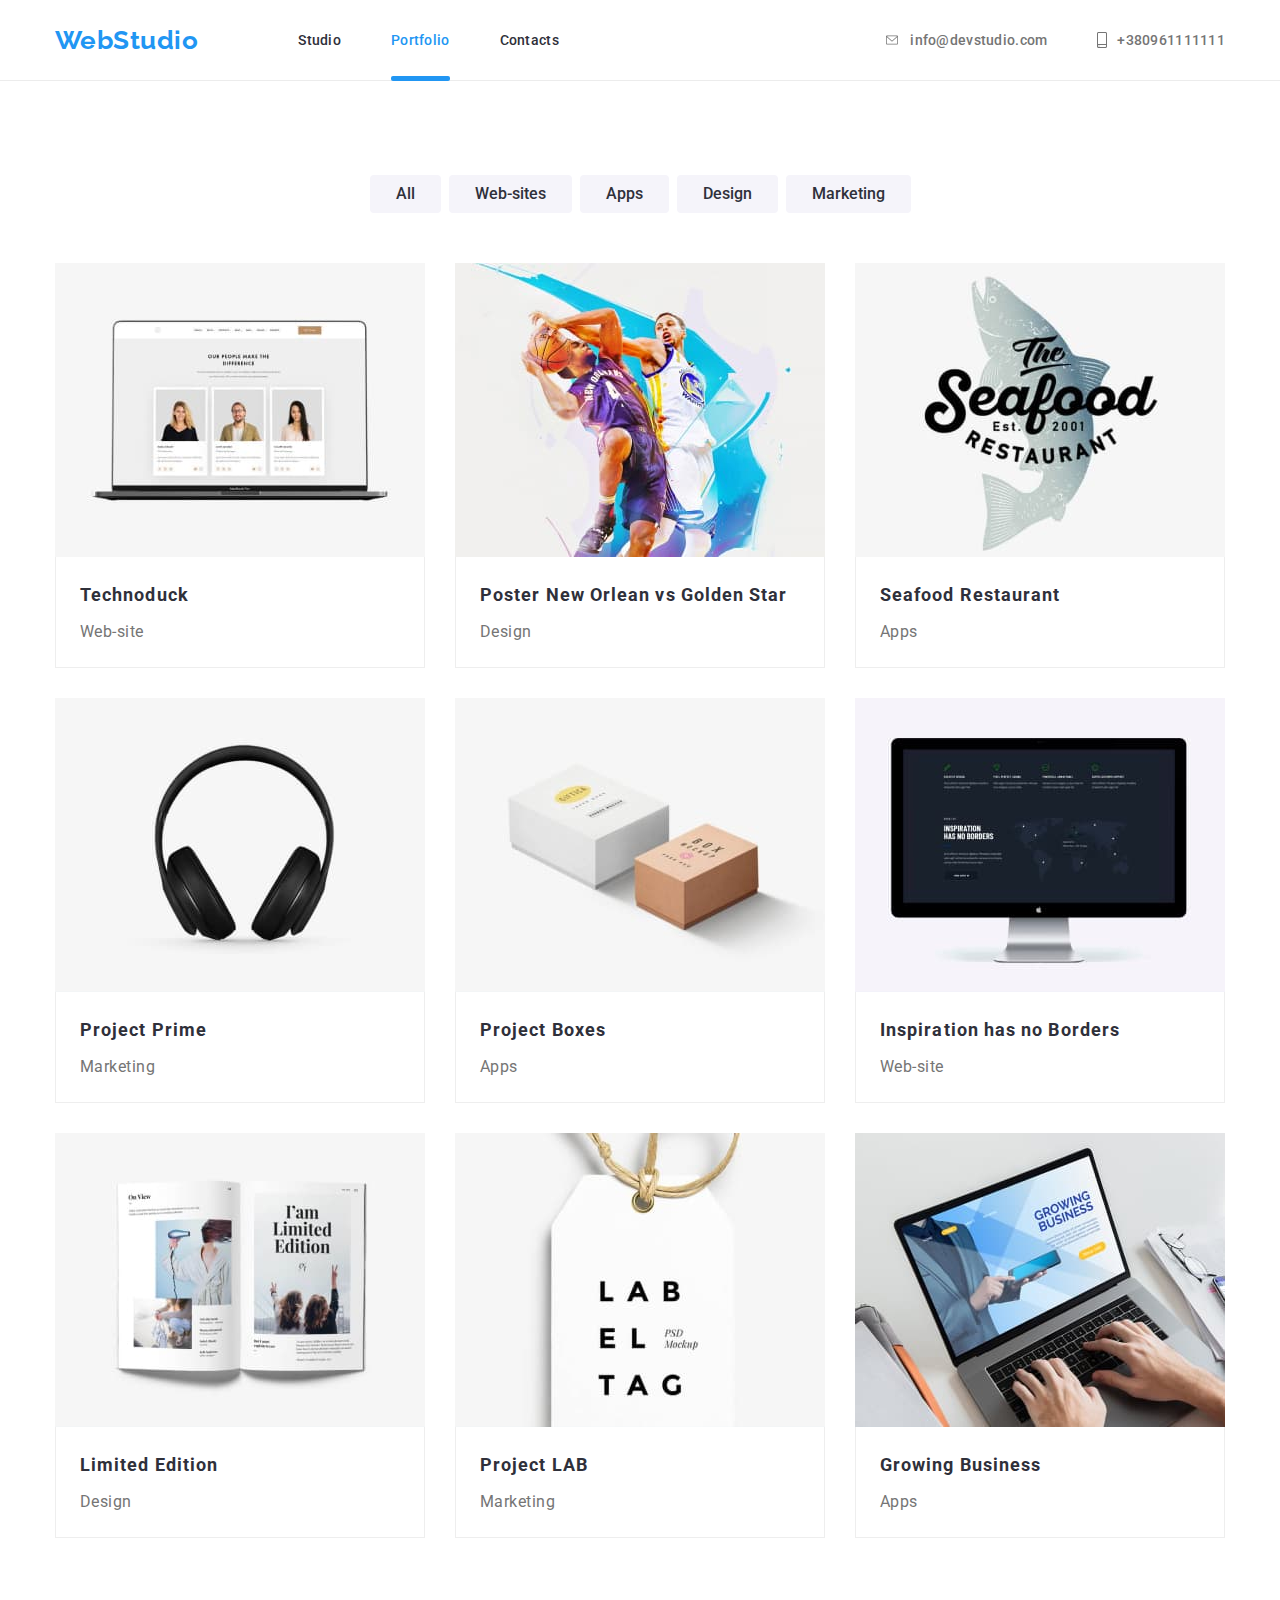
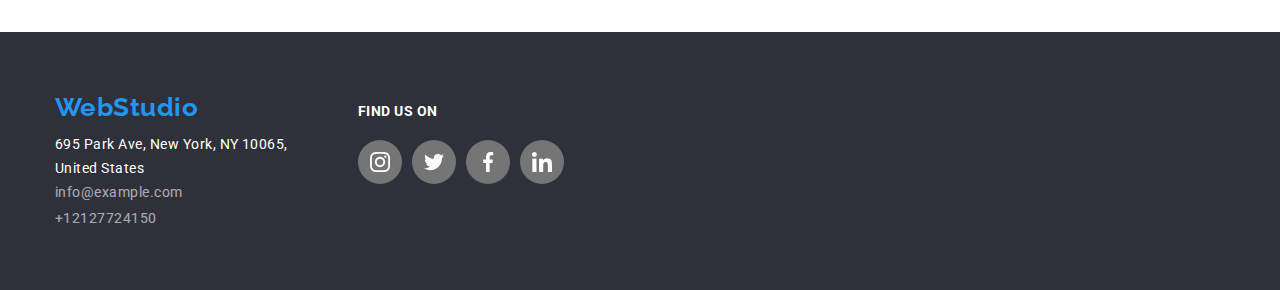
<file: portfolio.html>
<!DOCTYPE html>
<html lang="en">

<head>
    <meta charset="UTF-8">
    <meta http-equiv="X-UA-Compatible" content="IE=edge">
    <meta name="viewport" content="width=device-width, initial-scale=1.0">
    <link rel="stylesheet"
        href="https://cdnjs.cloudflare.com/ajax/libs/modern-normalize/1.1.0/modern-normalize.min.css">
    <link rel="preconnect" href="https://fonts.googleapis.com">
    <link rel="preconnect" href="https://fonts.gstatic.com" crossorigin>
    <link
        href="https://fonts.googleapis.com/css2?family=Raleway:wght@700&family=Roboto:wght@400;500;700;900&display=swap"
        rel="stylesheet">
    <link rel="stylesheet" href="./css/styles.css">
    <title>Portfolio</title>
</head>

<body>
    <header class="header-section">
        <div class="container header-container">
            <a href="./index.html" class="header-logo">WebStudio</a>
            <nav>
                <ul class="navigation-list">
                    <li class="navigation-item">
                        <a class="pages" href="./index.html">Studio</a>
                    </li>
                    <li class="navigation-item">
                        <a class="pages current-page" href="./portfolio.html">Portfolio</a>
                    </li>
                    <li class="navigation-item">
                        <a class="pages" href="#">Contacts</a>
                    </li>
                </ul>
            </nav>
            <ul class="header-contact-list">
                <li class="header-contact-item">
                    <a class="header-contact-link" href="mailto:info@devstudio.com"><svg class="link-icon" width="16px"
                            height="12px">
                            <use href="./images/sprite.svg#icon-envelope"></use>
                        </svg>
                        info@devstudio.com
                    </a>
                </li>
                <li class="header-contact-item">
                    <a class="header-contact-link" href="tel:380961111111"><svg class="link-icon" width="10px"
                            height="16px">
                            <use href="./images/sprite.svg#icon-smartphone"></use>
                        </svg>
                        +380961111111</a>
                </li>
    
            </ul>
        </div>
    </header>
    <main>
        <section class="portfolio-section">
            <div class="container">
                <ul class="button-list">
                    <li class="button-item">
                        <button type="button" class="portfolio-filter">All</button>
                    </li>
                    <li class="button-item">
                        <button type="button" class="portfolio-filter">Web-sites</button>
                    </li>
                    <li class="button-item">
                        <button type="button" class="portfolio-filter">Apps</button>
                    </li>
                    <li class="button-item">
                        <button type="button" class="portfolio-filter">Design</button>
                    </li>
                    <li class="button-item">
                        <button type="button" class="portfolio-filter">Marketing</button>
                    </li>
                </ul>
                <ul class="portfolio-list ">
                    <li class="portfolio-item">
                    <div class="overlay">
                        <img class="portfolio-image" src="./images/img8portfolio-website.jpg"
                            alt="picture of technoduck website" width="370" height="294">
                        <p class="overlay-text">
                            Technoduck is a state-of-the-art
                            coronavirus distribution platform.
                            Companies use this platform for
                            digital espionage and attacks on
                            competitors' secure servers.</p>
                    </div>
                            <div class="card-content"> 
                            <h2 class="portfolio-title">Technoduck</h2>
                            <p class="portfolio-text">Web-site</p>
                        </div>   
                    </li>
                    <li class="portfolio-item">
                    <div class="overlay">
                        <img class="portfolio-image" src="./images/img9portfolio-sport-poster.jpg"
                            alt="picture of sport poster" width="370" height="294">
                        <p class="overlay-text">
                            Technoduck is a state-of-the-art
                            coronavirus distribution platform.
                            Companies use this platform for
                            digital espionage and attacks on
                            competitors' secure servers.</p>
                        </div>
                            <div class="card-content">
                            <h2 class="portfolio-title">Poster New Orlean vs Golden Star</h2>
                            <p class="portfolio-text">Design</p>
                        </div>
                    </li>
                    <li class="portfolio-item">
                    <div class="overlay">
                        <img class="portfolio-image" src="./images/img10portfolio-restaurant-app.jpg"
                            alt="picture of restaurant logo" width="370" height="294">
                        <p class="overlay-text">
                            Technoduck is a state-of-the-art
                            coronavirus distribution platform.
                            Companies use this platform for
                            digital espionage and attacks on
                            competitors' secure servers.</p>
                        </div>
                            <div class="card-content">
                            <h2 class="portfolio-title">Seafood Restaurant</h2>
                            <p class="portfolio-text">Apps</p>
                        </div>
                    </li>
                    <li class="portfolio-item">
                    <div class="overlay">
                        <img class="portfolio-image" src="./images/img11portfolio-marketing.jpg"
                            alt="picture of head-phones" width="370" height="294">
                        <p class="overlay-text">
                            Technoduck is a state-of-the-art
                            coronavirus distribution platform.
                            Companies use this platform for
                            digital espionage and attacks on
                            competitors' secure servers.</p>
                        </div>
                            <div class="card-content">
                            <h2 class="portfolio-title">Project Prime</h2>
                            <p class="portfolio-text">Marketing</p>
                        </div>
                    </li>
                    <li class="portfolio-item">
                    <div class="overlay">
                        <img class="portfolio-image" src="./images/img12portfolio-project-boxes.jpg"
                            alt="picture of personalized boxes" width="370" height="294">
                        <p class="overlay-text">
                            Technoduck is a state-of-the-art
                            coronavirus distribution platform.
                            Companies use this platform for
                            digital espionage and attacks on
                            competitors' secure servers.</p>
                        </div>
                            <div class="card-content">
                            <h2 class="portfolio-title">Project Boxes</h2>
                            <p class="portfolio-text">Apps</p>
                        </div>
                    <li class="portfolio-item">
                    <div class="overlay">
                        <img class="portfolio-image" src="./images/img13portfolio-inspiration-website.jpg"
                            alt="picture of inspiration website" width="370" height="294">
                        <p class="overlay-text">
                            Technoduck is a state-of-the-art
                            coronavirus distribution platform.
                            Companies use this platform for
                            digital espionage and attacks on
                            competitors' secure servers.</p>
                        </div>
                            <div class="card-content">
                            <h2 class="portfolio-title">Inspiration has no Borders</h2>
                            <p class="portfolio-text">Web-site</p>
                        </div>
                    </li>
                    <li class="portfolio-item">
                    <div class="overlay">
                        <img class="portfolio-image" src="./images/img14portfolio-limited-edition.jpg"
                            alt="picture of magazines" width="370" height="294">
                        <p class="overlay-text">
                            Technoduck is a state-of-the-art
                            coronavirus distribution platform.
                            Companies use this platform for
                            digital espionage and attacks on
                            competitors' secure servers.</p>
                        </div>
                            <div class="card-content">
                            <h2 class="portfolio-title">Limited Edition</h2>
                            <p class="portfolio-text">Design</p>
                        </div>
                    </li>
                    <li class="portfolio-item">
                    <div class="overlay">
                        <img class="portfolio-image" src="./images/img15portfolio-project-lab.jpg"
                            alt="picture of tag with logo" width="370" height="294">
                        <p class="overlay-text">
                            Technoduck is a state-of-the-art
                            coronavirus distribution platform.
                            Companies use this platform for
                            digital espionage and attacks on
                            competitors' secure servers.</p>
                        </div>
                            <div class="card-content">
                            <h2 class="portfolio-title">Project LAB</h2>
                            <p class="portfolio-text">Marketing</p>
                        </div>
                    </li>
                    <li class="portfolio-item">
                    <div class="overlay">
                        <img class="portfolio-image" src="./images/img16portfolio-growing-business.jpg"
                            alt="picture of growing business app" width="370" height="294">
                        <p class="overlay-text">
                            Technoduck is a state-of-the-art
                            coronavirus distribution platform.
                            Companies use this platform for
                            digital espionage and attacks on
                            competitors' secure servers.</p>
                        </div>
                            <div class="card-content">
                            <h2 class="portfolio-title">Growing Business</h2>
                            <p class="portfolio-text">Apps</p>
                        </div>
                    </li>
                </ul>
            </div>
        </section>
    </main>
    <footer class="footer-section">
        <div class="footer-container">
            <div class="footer-container-left"><a class="footer-logo" href="./index.html">WebStudio</a>
    
                <address class="footer-addres">
                    <a class="footer-addres-addres" href="https://goo.gl/maps/dAtSncTWALTyisYv6">695 Park Ave, New York, NY
                        10065,<br> United States</a>
                    <ul>
                        <li class="footer-contacts-item"><a class="footer-contacts"
                                href="mailto:info@example.com">info@example.com</a></li>
                        <li class="footer-contacts-item"><a class="footer-contacts" href="tel:12127724150">+12127724150</a>
                        </li>
                    </ul>
                </address>
            </div>
            <div class="footer-container-middle">
                <h4 class="media-title">FIND US ON</h4>
                <ul class="footer-social-media-list">
                    <li class="footer-social-media-item">
                        <a class="footer-social-media-link" href="#"><svg class="footer-social-media-icon" width="20px"
                                height="20px">
                                <use href="./images/sprite.svg#icon-instagram"></use>
                            </svg>
                        </a>
                    </li>
                    <li class="footer-social-media-item">
                        <a class="footer-social-media-link" href="#"><svg class="footer-social-media-icon" width="20px"
                                height="20px">
                                <use href="./images/sprite.svg#icon-twitter"></use>
                            </svg>
                        </a>
                    </li>
                    <li class="footer-social-media-item">
                        <a class="footer-social-media-link" href="#"><svg class="footer-social-media-icon" width="20px"
                                height="20px">
                                <use href="./images/sprite.svg#icon-facebook"></use>
                            </svg>
                        </a>
                    </li>
                    <li class="footer-social-media-item">
                        <a class="footer-social-media-link" href="#"><svg class="footer-social-media-icon" width="20px"
                                height="20px">
                                <use href="./images/sprite.svg#icon-linkedin"></use>
                            </svg>
                        </a>
                    </li>
                </ul>
            </div>
        </div>
    </footer>
    </body>
    
    </html>
</file>
<file: css/styles.css>
/* General Styles */
:root {
    --main-text-color: #2F303A;
    --secondary-title-color: #ffff;
    --link-color: #2196F3;
    --accent-color: #2196F3;
    --contact-color: #757575;
    --secondary-text-color: #757575;
    --background-color: #ffff;
    --footer-color: #2F303A;
    --portfolio-button-color: #F5F4FA;
    --portfolio-button-text: #212121;
    --card-gap: 30px;
    --backdrop: rgba(0, 0, 0, 0.2)
}
*::after, ::before {
    box-sizing: inherit;
}

h1,
h2,
h3,
h4,
h5,
h6,
p {
    margin-top: 0;
    margin-bottom: 0;
}

body {
    font-family: 'Roboto', sans-serif;
    font-weight: 500;
    letter-spacing: 0.03em;
    color: var(--main-text-color);
    margin: 0;

}

ul {
    list-style: none;
    padding-left: 0;
    margin-top: 0;
    margin-bottom: 0;
}

a {
    text-decoration: none;
}

img {
    display: block;
    max-width: 100%;
    height: auto;
}

.container {
    width: 1200px;
    padding-left: 15px;
    padding-right: 15px;
    margin: 0 auto;
}

/*HEADER */

.header-section {
    border-bottom: 1px solid #ECECEC;

}

.header-container {
    display: flex;
    align-items: center;
}

.header-logo {
    color: var(--accent-color);
    text-decoration: none;
    font-family: 'Raleway', sans-serif;
    font-weight: 700;
    font-size: 26px;
    line-height: calc(31/26);
    margin-right: 100px;


}

.navigation-list {
    display: flex;
    align-items: center;
}

.navigation-item:not(:last-child) {
    margin-right: 50px;
}

.pages {
    color: var(--main-text-color);
    font-size: 14px;
    letter-spacing: 0.02em;
    line-height: calc(16/14);
    position: relative;
    display: block;
    padding-top: 32px;
    padding-bottom: 32px;
    transition: color;
    transition-duration: 250ms;
    transition-timing-function: cubic-bezier(0.4, 0, 0.2, 1);
}

.pages:hover,
.pages:focus {
    color: var(--link-color);
}

.header-contact-list {
    display: flex;
    align-items: center;
    margin-left: auto;
}

.header-contact-item:not(:last-child) {
    margin-right: 50px;
}


.current-page {
    color: var(--link-color);

}
.current-page::after {
    content: "";
    position: absolute;
    left: 0;
    bottom: -1px;
    display: block;
    width: 100%;
    height: 5px;
   border-radius: 2px;
    background-color: var(--accent-color);
    transform: scaleX(1);
}
.header-contact-link {
    color: var(--contact-color);
    font-weight: 500;
    font-size: 14px;
    line-height: calc(16/14);
    letter-spacing: 0.02em;
    display: flex;
    align-items: center;
    padding-top: 32px;
    padding-bottom: 32px;
}

.header-contact-link:hover,
.header-contact-link:focus {
    color: var(--link-color);
    font-weight: 500;
}
.link-icon {
margin-right: 10px;
fill: currentColor;
}

/* HERO */
.hero-section {
    background-color: #2F303A;
    background-image: linear-gradient(rgba(47, 48, 58, 0.4),
     rgba(47, 48, 58, 0.4)),
      url('../images/img17hero.jpg');
    padding-top: 200px;
    padding-bottom: 200px;
    align-items: center;
    background-position: center;
    background-repeat: no-repeat;
    background-size: cover;
}

.hero-container {
    align-items: center;
    display: flex;
    flex-direction: column;
    
}

.hero-title {
    font-weight: 900;
    font-size: 44px;
    line-height: calc(60/44);
    text-align: center;
    letter-spacing: 0.06em;
    color: var(--secondary-title-color);
    margin-bottom: 30px;
}

.hero-button {
    font-weight: 700;
    font-size: 16px;
    line-height: calc(30/16);
    text-align: center;
    letter-spacing: 0.06em;
    color: var(--secondary-title-color);
    background-color: var(--link-color);
    cursor: pointer;
    display: block;
    align-items: center;
    border-radius: 4px;
    padding: 10px 20px;
    border: none;
    box-shadow: 0px 4px 4px rgba(0, 0, 0, 0.15);
    transition: backdrop;
    transition-duration: 250ms;
    transition-timing-function: cubic-bezier(0.4, 0, 0.2, 1);


}

.hero-button:hover,
.hero-button:focus {
    background-color: darkblue;
}
/* MODAL WINDOW */


.modal {
    height: 581px;
    width: 528px;
    margin-left: auto;
    margin-right: auto;
    background-color: var(--background-color);
    border-radius: 4px;
    position: absolute;
   top: 50%;
   left: 50%;
   transform: translate(-50%, -50%);
}

/* Modal Close Button */
.modal-button {
    color: #000000;
    background-color: transparent;
    float: right;
    width: 30px;
    height: 30px;
    font-weight: bold;
    border: 1px solid;
    border-color: rgba(0, 0, 0, 0.1);
    border-radius: 50%;
    margin-top: 8px;
    margin-right: 8px;
    display: flex;
    align-items: center;
    justify-content: center;
    transition: backdrop;
    transition-duration: 250ms;
    transition-timing-function: cubic-bezier(0.4, 0, 0.2, 1);
}


.modal-button:hover,
.modal-button:focus {
    color: var(--accent-color);
    text-decoration: none;
    cursor: pointer;
   
}
.modal-close-icon {
fill: currentColor;
}
 
.is-hidden {
    pointer-events: none;
    opacity: 0%;
}

.backdrop {
    width: 100%;
    height: 100%;
    background-color: var(--backdrop);
    position: fixed;
    top: 0;
    display: flex;
    align-items: center;
    transition-duration:  250ms;
    transition-timing-function: cubic-bezier(0.4, 0, 0.2, 1);
}
.data-modal {
    display: none;
    position: fixed;
    z-index: 1;
    left: 0;
    top: 0;
    width: 100%;
    height: 100%;
    overflow: auto;
    background-color: rgba(0, 0, 0, 0.2)
}
/* FEATURES  */
.hide {
    position: absolute;
    width: 1px;
    height: 1px;
    margin: -1px;
    border: 0;
    padding: 0;
    white-space: nowrap;
    clip-path: inset(100%);
    clip: rect(0 0 0 0);
    overflow: hidden;
}

.features-section {
    padding-top: 94px;
    padding-bottom: 94px;
}

.features-list {
    display: flex;
    justify-content: center;
}

.features-item:not(:last-child) {
    margin-right: 30px;
}

.features-item {
    width: 270px;
}

.icon-moderation {
    display: flex;
    justify-content: center;
    padding: 25px 0px;
    background-color: #F5F4FA;
    margin-bottom: 30px;
    border-radius: 4px;
}

.features {
    font-weight: 700;
    font-size: 14px;
    line-height: calc(16/14);
    text-transform: uppercase;
    color: var(--main-text-color);
    padding-bottom: 10px;
}

.features-text {

    font-weight: 400;
    font-size: 14px;
    line-height: calc(24/14);
    color: var(--secondary-text-color);
}

/* DO */
.do {
    padding-top: 0;
}

.section-title {
    font-weight: 700;
    font-size: 36px;
    line-height: calc(42/36);
    text-align: center;
    color: var(--main-text-color);
    padding-bottom: 50px;
}

.what-we-do-images {
    display: flex;
}

.do-item:not(:last-child) {
    margin-right: 30px;

}
.do-item {
    position: relative;
}
.do-text-container {
    position: absolute;
    bottom: 0;
    background-color: rgba(47, 48, 58, 0.8);
    width: 100%;
    height: 70px;
    display: flex;
    justify-content: center;
    align-items: center;
}
.do-text{
    color: #ffff;
    font-family: 'Roboto', sans-serif;
    font-weight: 700;
    font-size: 14px;
    Line-height: calc(16.41/14);
}
/* TEAM */
.team-members {
    background-color: #F5F4FA;
    padding-top: 94px;
    padding-bottom: 94px;
}

.team-list {
    display: flex;
    justify-content: center;

}

.team-item {
    width: 270px;
    box-shadow: 0px 1px 3px rgba(0, 0, 0, 0.12), 0px 1px 1px rgba(0, 0, 0, 0.14), 0px 2px 1px rgba(0, 0, 0, 0.2);
    border-radius: 0px 0px 4px 4px;
}

.team-item:not(:last-child) {
    margin-right: 30px;
}

.team-item-description {
    background-color: #ffff;
    padding-top: 30px;
    padding-bottom: 30px;
    text-align: center;
}


.team-title {
    font-size: 16px;
    line-height: calc(19/16);
    text-align: center;
    color: var(--main-text-color);
    margin-bottom: 10px;
}

.team-text {
    font-weight: 400;
    font-size: 16px;
    line-height: calc(19/16);
    text-align: center;
    color: var(--secondary-text-color);
    margin-bottom: 16px;
}
.team-social-media-list {
    list-style: none;
    display:flex;
    justify-content: center;
}
.team-social-media-item:not(:last-child) {
    margin-right: 10px;
}
.social-media-link {
    width: 44px;
    height: 44px;
    background-color: white;
    color: #AFB1B8;
    display: flex;
    align-items: center;
    justify-content: center;
    border-radius: 50%;
}
.social-media-icon {
    fill: currentColor;
}
.social-media-link:hover,
.social-media-link:focus {
    color: #ffff;
   background-color: var(--accent-color);
}
/* REGULAR CUSTOMERS */

.customers-logo-list {
    display: flex;
    justify-content: center;
    margin-bottom: 30px;
}

.customers-logo:not(:last-child) {
    margin-right: 30px;

}

.customer-logo-link {
    color: #AFB1B8;
display: flex;
justify-content: center;
    align-items: center;
    width: 170px;
    height: 92px;
    border: 1px solid #AFB1B8;
    border-radius: 4px;
}
.customer-logo-link:hover,
.customer-logo-link:focus {
    color: var(--accent-color);
}

.logo-icon {
    fill: currentColor;

}

/* FOOTER */
.footer-section {
    background-color: var(--footer-color);
    padding: 60px 0;
 
}
.footer-container {
    width: 1200px;
    padding-left: 15px;
    padding-right: 15px;
    margin: 0 auto;
display: flex;
align-items: baseline;


}
.footer-container-left {
    display: block;
    margin-right: 70px;
    
    
}
.footer-container-middle {
    display: flex;
    align-items: flex-start;
flex-direction: column;
}


.footer-logo {
    color: var(--accent-color);
    text-decoration: none;
    font-family: 'Raleway', sans-serif;
    font-weight: 700;
    font-size: 26px;
    line-height: calc(31/26);
    margin-bottom: 9px;
    display: block;
}

.footer-addres {
    font-style: normal;
}

.footer-addres-addres {
    font-weight: 400;
    font-size: 14px;
    line-height: calc(24/14);
    color: var(--secondary-title-color);
    margin-bottom: 2px;
}

.footer-contacts-item:not(:last-child) {
    margin-bottom: 2px;

}

.footer-contacts {
    font-weight: 400;
    font-size: 14px;
    line-height: calc(24/14);
    color: var(--secondary-title-color);
    opacity: 0.6;
}



.media-title {color:#ffff;
    font-weight: 700;
    font-size: 14px;
    line-height: calc(16.41/14);
    margin-bottom: 20px;
}


.footer-social-media-list {
    display: flex;
    justify-content: center;
    }
  
.footer-social-media-link {
width: 44px;
height: 44px;
color:#ffff;
background-color: var(--contact-color);
display: flex;
align-items: center;
justify-content: center;
border-radius: 50%;
}

.footer-social-media-link:hover,
.footer-social-media-link:focus { 
    color:#ffff;
     background-color: var(--accent-color);
    }

.footer-social-media-icon {
    fill: currentColor;
    }

.footer-social-media-item:not(:last-child) {
    margin-right: 10px;
}
/* PORTFOLIO BUTTONS SECTION */
.portfolio-section {
    padding-top: 94px;
    padding-bottom: 94px;
}

.button-list {
    display: flex;
    justify-content: center;
    align-items: center;
    margin-bottom: 50px;
}

.button-item:not(:last-child) {
    margin-right: 8px;

}


.portfolio-filter {
    font-family: 'Roboto', sans-serif;
    color: var(--portfolio-text-color);
    cursor: pointer;
    border: none;
    font-weight: 500;
    font-size: 16px;
    line-height: calc(26/16);
    display: block;
    border-radius: 4px;
    padding: 6px 26px;
    background-color: #F5F4FA;

}

.portfolio-filter:hover,
.portfolio-filter:focus {
    color: var(--secondary-title-color);
    background-color: var(--accent-color);
    box-shadow: 0px 4px 4px rgba(0, 0, 0, 0.1), 0px 1px 2px rgba(0, 0, 0, 0.08), 0px 2px 2px rgba(0, 0, 0, 0.12);
}

/* PORTFOLIO PROJECTS SECTION */

.portfolio-list {
    display: flex;
    flex-wrap: wrap;
    margin-top: calc(-1 * var(--card-gap));
    margin-left: calc(-1 * var(--card-gap));
}

.portfolio-item {
    flex-basis: calc(100% / 3 - var(--card-gap));
    margin-left: var(--card-gap);
    margin-top: var(--card-gap);
    cursor: pointer;
}
  .portfolio-image {
    display: block;
    max-width: 100%;
    height: auto;

}

.portfolio-item:hover .overlay-text,
.portfolio-item:focus .overlay-text
 {
transform: translateY(0);
box-shadow: 0px 4px 4px rgba(0, 0, 0, 0.1), 0px 1px 2px rgba(0, 0, 0, 0.08), 0px 2px 2px rgba(0, 0, 0, 0.12);
}


.overlay {
    position: relative;
    overflow: hidden;
   }


.overlay-text {
    font-family: 'Roboto', sans-serif;
    color: #ffff;
    font-weight: 400;
    font-size: 18px;
    line-height: calc(28/18);
    position: absolute;
    display: block;
    padding: 63px 24px;
    background-color: rgba(33, 150, 243, 0.9);
    top: 0;
    left: 0;
    width: 100%;
    height: 100%;
    transform: translateY(100%);
    transition: transform;
    transition-duration: 250ms;
    transition-timing-function: cubic-bezier(0.4, 0, 0.2, 1);
  
}

.card-content {
    padding: 20px 24px;
    border-left: 1px solid #eeeeee;
    border-right: 1px solid #eeeeee;
    border-bottom: 1px solid #eeeeee;
     
}


.portfolio-title {
    font-weight: 700;
    font-size: 18px;
    line-height: 2;
    letter-spacing: 0.06em;
    color: var(--main-text-color);
}

.portfolio-text {
    font-weight: 400;
    font-size: 16px;
    line-height: 1.88;
    color: var(--secondary-text-color);
    margin-top: 4px;
}

.team-title {
    font-size: 16px;
    line-height: calc(19/16);
    text-align: center;
    color: var(--main-text-color);
    margin-bottom: 10px;
}
</file>
